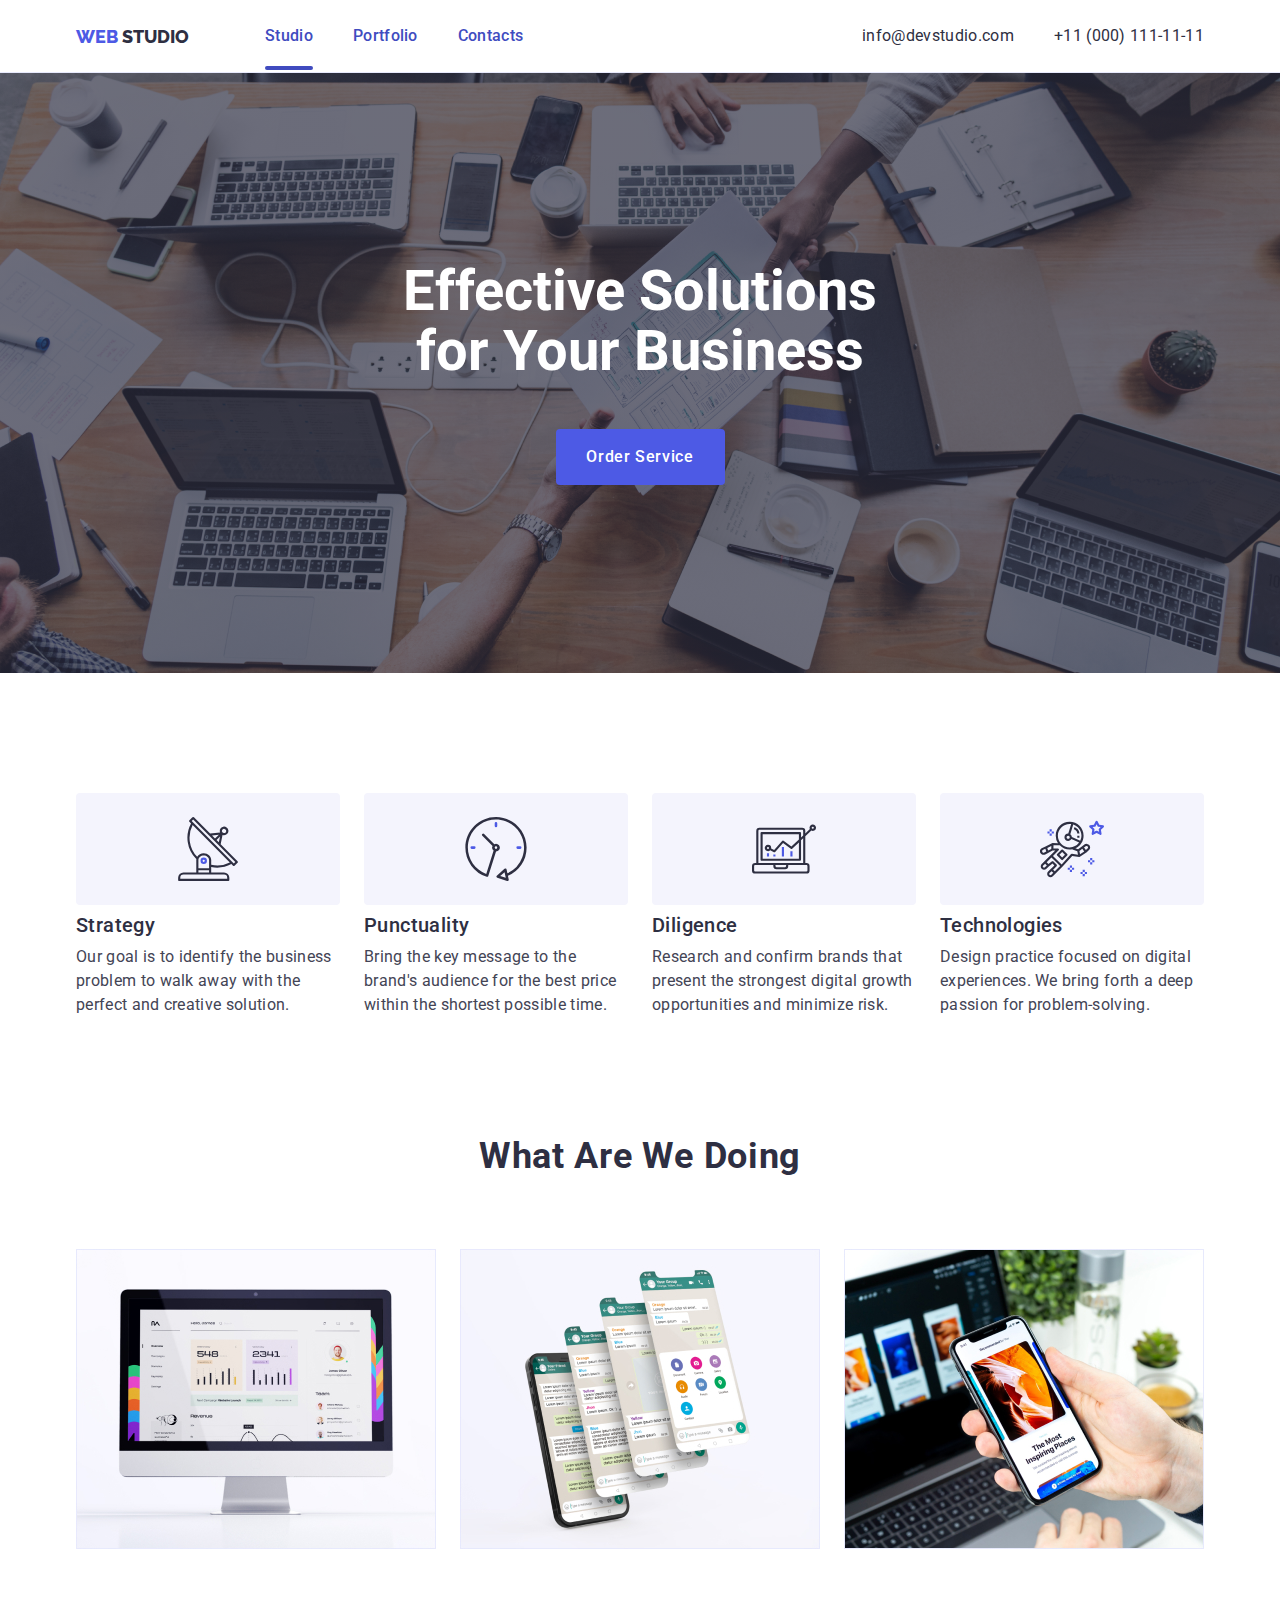
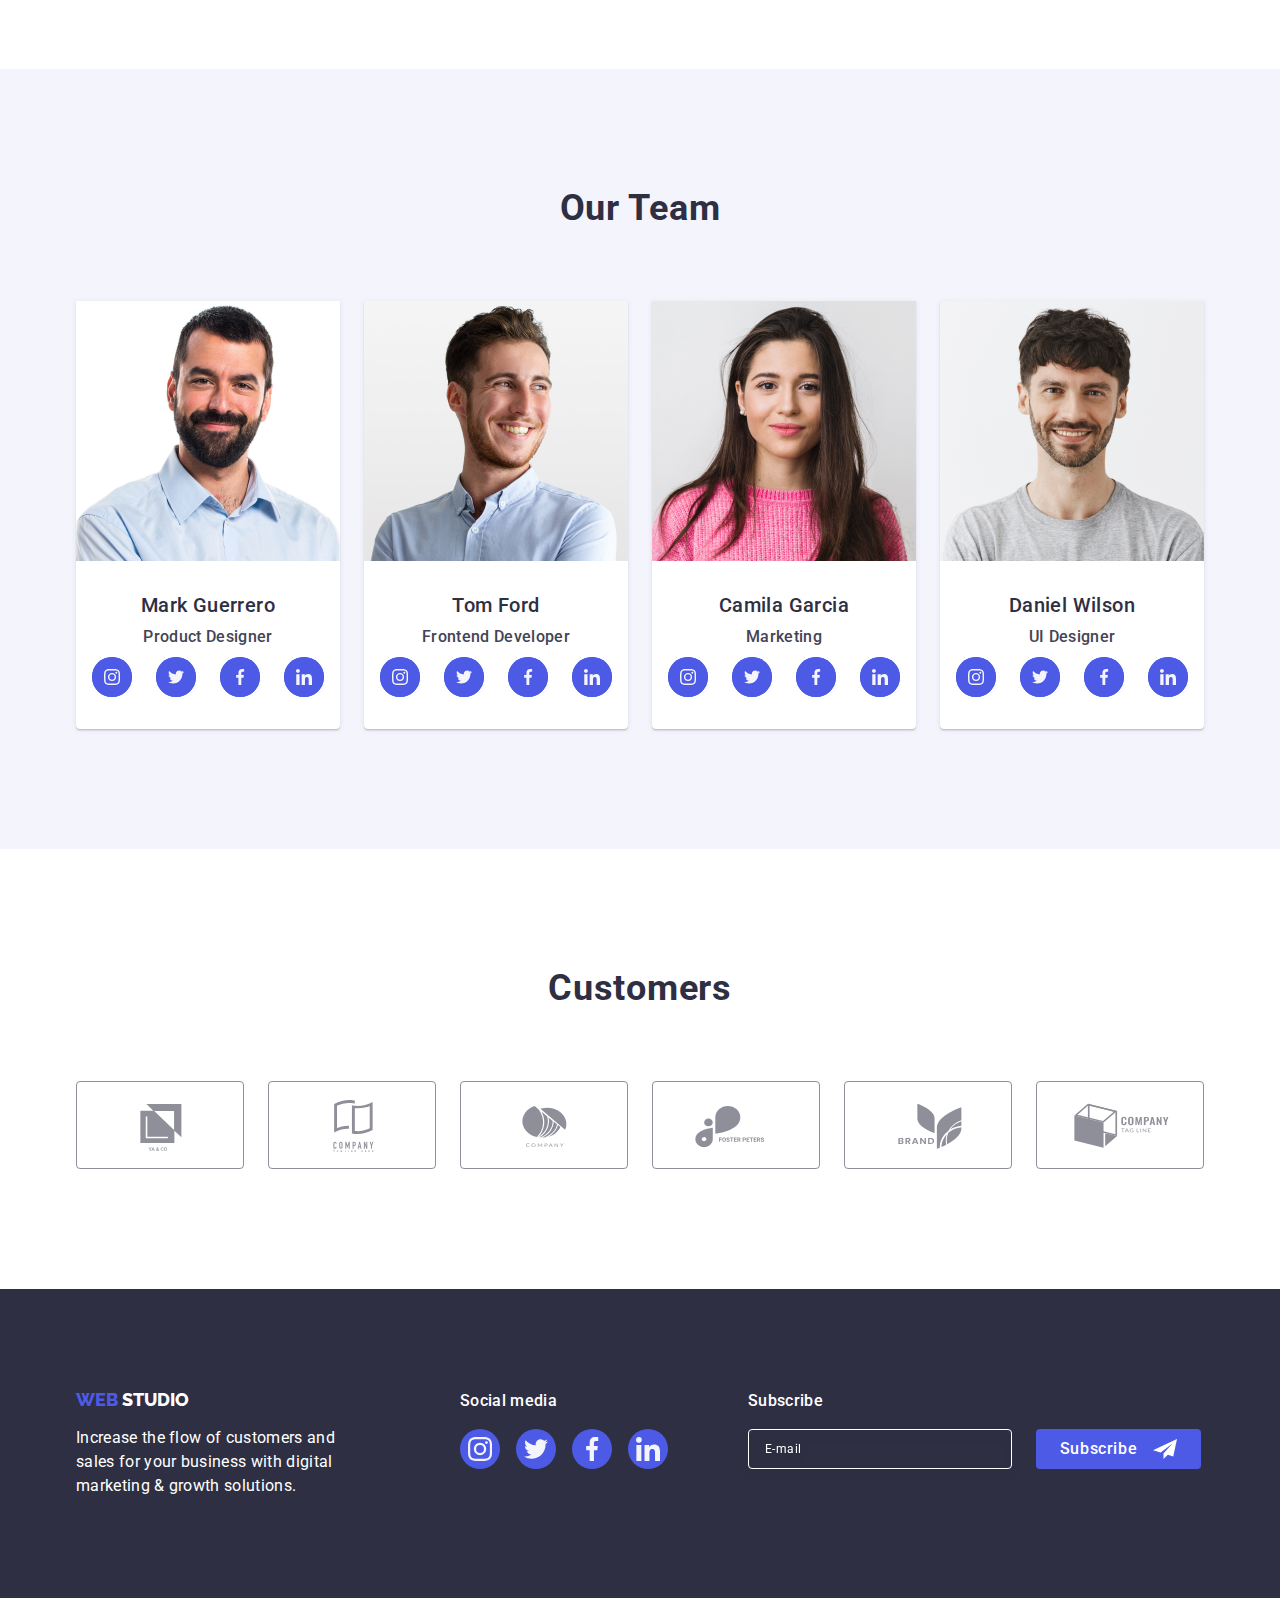
<file: index.html>
<!DOCTYPE html>
<html lang="en">
<head>
    <meta charset="UTF-8">
    <link rel="preconnect" href="https://fonts.googleapis.com">
    <link rel="preconnect" href="https://fonts.gstatic.com" crossorigin>
    <link href="https://fonts.googleapis.com/css2?family=Raleway:wght@800&family=Roboto:wght@400;500;700;900&display=swap" rel="stylesheet">
    <meta http-equiv="X-UA-Compatible" content="IE=edge">
    <meta name="viewport" content="width=device-width, initial-scale=1.0">
    <title>Studio</title>
    <link rel="stylesheet" href="https://cdn.jsdelivr.net/npm/modern-normalize@1.1.0/modern-normalize.min.css">
    <link rel="stylesheet" href="/css/modern-normalize.min.css">
    <link rel="stylesheet" href="./css/styles.css" />
</head>
<body>
    <header class="header">
       <div class="header-container container">
        <nav class="header-nav">
            <a class="logo-web"
            href="./index.html">Web
            <span class="logo-studio">Studio</span></a>
            <ul class="header-list list">
                <li class="header-list-li">
                    <a class="active nav-list"
                    href="./index.html">Studio</a>
                </li>
                <li class="header-list-li">
                    <a class="nav-list"
                    href="./portfolio.html">Portfolio</a>
                </li>
                <li class="header-list-li">
                    <a class="nav-list"
                    href="">Contacts</a>
                </li>
            </ul>  
        </nav>
            <address class="header-contacts">
                <ul class="list adress-header">
                <li class="item-adress">
                    <a class="adress-list"
                    href="mailto:info@devstudio.com" target="_blank">info@devstudio.com
                    </a>
                </li>
                <li>
                    <a class="adress-list"
                href="tel:+110001111111">+11 (000) 111-11-11</a></li>
                </ul>
            </address>
        </div>
    </header>
    <main class="main">
        <section class="title-section">
            <div>
        <h1 class="title solutions-flex">Effective Solutions for Your Business</h1>
        <button type="button" class="button-studio" data-modal-open>Order Service</button>
            </div>
         </section>
        <!-- Our benefits section -->
        <section class="benefits benefits-section">
            <div class="container"> 
            <h2 class="ben-container visually-hidden">Advantages!</h2>
            <ul class="list list-flex">
                <li class="benefits-list">
                    <div class="ben-icons"><svg class="benefits-icon" width="64" height="64">
                    <use href="./images/icons.svg#antenna"></use>
                    </svg>
                    </div>
                    <h4 class="features">Strategy</h4>
                    <p class="about-features">
                        Our goal is to identify the business problem to walk away with the perfect and creative solution.
                    </p>
                </li >
                <li class="benefits-list">
                    <div class="ben-icons">
                        <svg class="benefits-icon" width="64" height="64">
                            <use href="./images/icons.svg#clock"></use>
                        </svg>
                    </div>
                    <h4 class="features">Punctuality</h4>
                    <p class="about-features">
                        Bring the key message to the brand's audience for the best price within the shortest possible time.
                    </p>
                </li>
                <li class="benefits-list">
                    <div class="ben-icons">
                        <svg class="benefits-icon" width="64" height="64">
                            <use href="./images/icons.svg#diagram"></use>
                        </svg>
                    </div>
                    <h4 class="features">Diligence</h4>
                    <p class="about-features">
                        Research and confirm brands that present the strongest digital growth opportunities and minimize risk.
                    </p>
                </li>
                <li class="benefits-list">
                    <div class="ben-icons">
                        <svg class="benefits-icon" width="64" height="64">
                            <use href="./images/icons.svg#astronaut"></use>
                        </svg>
                    </div>
                    <h4 class="features">Technologies</h4>
                    <p class="about-features"> 
                    Design practice focused on digital experiences. We bring forth a deep passion for problem-solving.
                </p>
            </li>
            </ul>
            </div>
        </section >
        <!--What are we doing section -->
        <section class="work-section">
           <div class="container">
            <h2 class="work-title">
                What are we doing
            </h2>
            <ul class="list list-work">
                <li class="work-list">
                    <img src="./images/work1.jpg" 
                    alt="keyboard"
                    width="360">
                </li>
                <li class="work-list">
                    <img src="./images/work2.jpg"
                    alt="Comfortable laptop"
                    width="360">
                </li>
                <li class="work-list">
                    <img src="./images/work3.jpg"
                    alt="Range of colours"
                    width="360">
                </li>
            </ul>
        </div> 
        </section>
        <!-- Our team sectiom-->
        <section class="team-section">
           <div class="container">
             <h2 class="team-title">
                Our team
            </h2>
            <ul class="list-comand list">
                <li class="team-list">
                    <img src="./images/mark.jpg"
                    alt="Worker 1 with brown hair"
                    width="264">
                    <div class="first-worker">
                        <h3 class="names">Mark Guerrero</h3>
                        <p class="position">Product Designer</p>
                            <ul class="ul-icons list">
                             <li class="li-icons">
                                 <a class="a-icons" href="instagram.com"> 
                                     <svg class="svg-team" width="16" height="16">
                                         <use href="./images/icons.svg#instagram"></use>
                                     </svg>
                                 </a>
                             </li> 
                             <li class="li-icons">
                                 <a class="a-icons" href="twitter,com">
                                     <svg class="svg-team" width="16" height="16">
                                         <use href="./images/icons.svg#twitter"></use>
                                     </svg>
                                 </a>
                             </li>   
                             <li class="li-icons">
                                 <a class="a-icons" href="facebook.com">
                                     <svg class="svg-team" width="16" height="16">
                                         <use href="./images/icons.svg#facebook"></use>
                                     </svg>
                                 </a>
                             </li>
                             <li class="li-icons">
                                 <a class="a-icons" href="linkedin.com">
                                     <svg class="svg-team" width="16" height="16">
                                         <use href="./images/icons.svg#linkedin"></use>
                                     </svg>
                                 </a>
                             </li>
                             </ul>
                    </div>
                </li>
                <li  class="team-list">
                    <img src="./images/Tom.jpg"
                    alt="Blond worker"
                    width="264">
                    <div class="first-worker">
                        <h3 class="names">Tom Ford</h3>
                        <p class="position">Frontend Developer</p>
                            <ul class="list ul-icons">
                            <li class="li-icons">
                                <a class="a-icons" href="instagram.com"> 
                                    <svg class="svg-team" width="16" height="16">
                                        <use href="./images/icons.svg#instagram"></use>
                                    </svg>
                                </a>
                            </li> 
                            <li class="li-icons">
                                <a class="a-icons" href="twitter,com">
                                    <svg class="svg-team" width="16" height="16">
                                        <use href="./images/icons.svg#twitter"></use>
                                    </svg>
                                </a>
                            </li>   
                            <li class="li-icons">
                                <a class="a-icons" href="facebook.com">
                                    <svg class="svg-team" width="16" height="16">
                                        <use href="./images/icons.svg#facebook"></use>
                                    </svg>
                                </a>
                            </li>
                            <li class="li-icons">
                                <a class="a-icons" href="linkedin.com">
                                    <svg class="svg-team" width="16" height="16">
                                        <use href="./images/icons.svg#linkedin"></use>
                                    </svg>
                                </a>
                            </li>
                            </ul>
                        </div>
                </li>
                <li  class="team-list">
                    <img src="./images/camila.jpg"
                    alt="worker women"
                    width="264">
                    <div class="first-worker">
                    <h3 class="names">Camila Garcia</h3>
                    <p class="position">Marketing</p>
                        <ul class="list ul-icons">
                         <li class="li-icons">
                             <a class="a-icons" href="instagram.com"> 
                                 <svg class="svg-team" width="16" height="16">
                                     <use href="./images/icons.svg#instagram"></use>
                                 </svg>
                             </a>
                         </li> 
                         <li class="li-icons">
                             <a class="a-icons" href="twitter,com">
                                 <svg class="svg-team" width="16" height="16">
                                     <use href="./images/icons.svg#twitter"></use>
                                 </svg>
                             </a>
                         </li>   
                         <li class="li-icons">
                             <a class="a-icons" href="facebook.com">
                                 <svg class="svg-team" width="16" height="16">
                                     <use href="./images/icons.svg#facebook"></use>
                                 </svg>
                             </a>
                         </li>
                         <li class="li-icons">
                             <a class="a-icons" href="linkedin.com">
                                 <svg class="svg-team" width="16" height="16">
                                     <use href="./images/icons.svg#linkedin"></use>
                                 </svg>
                             </a>
                         </li>
                         </ul>
                    </div>
                </li>
                <li  class="team-list">
                    <img src="./images/daniel.jpg"
                    alt="worker 4 man smiling"
                    width="264">
                    <div class="first-worker">
                    <h3 class="names">Daniel Wilson</h3>
                    <p class="position">UI Designer</p>
                       <ul class="list ul-icons">
                        <li class="li-icons">
                            <a class="a-icons" href="instagram.com"> 
                                <svg class="svg-team" width="16" height="16">
                                    <use href="./images/icons.svg#instagram"></use>
                                </svg>
                            </a>
                        </li> 
                        <li class="li-icons">
                            <a class="a-icons" href="twitter,com">
                                <svg class="svg-team" width="16" height="16">
                                    <use href="./images/icons.svg#twitter"></use>
                                </svg>
                            </a>
                        </li>   
                        <li class="li-icons">
                            <a class="a-icons" href="facebook.com">
                                <svg class="svg-team" width="16" height="16">
                                    <use href="./images/icons.svg#facebook"></use>
                                </svg>
                            </a>
                        </li>
                        <li class="li-icons">
                            <a class="a-icons" href="linkedin.com">
                                <svg class="svg-team" width="16" height="16">
                                    <use href="./images/icons.svg#linkedin"></use>
                                </svg>
                            </a>
                        </li>
                        </ul>
                    </div>
                </li>
            </ul>
        </div>
        </section>
        <!-- Customers section -->
        <section class="customer-section">
            <div class="container">
                <h2 class="customer-title">
                    Customers
                </h2>
               <ul class="list ul-customers">
                <li class="li-customers">
                   <a class="customers-link" href="">
                        <svg class="customers-icon" width="104" height="56">
                            <use href="./images/icons.svg#Client-1"></use>
                        </svg>
                    </a>
                </li>
                <li class="li-customers">
                    <a class="customers-link" href="">
                         <svg class="customers-icon" width="104" height="56">
                             <use href="./images/icons.svg#Client-2"></use>
                         </svg>
                     </a>
                 </li>
                 <li class="li-customers">
                    <a class="customers-link" href="">
                         <svg class="customers-icon" width="104" height="56">
                             <use href="./images/icons.svg#Client-3"></use>
                         </svg>
                     </a>
                 </li>
                 <li class="li-customers">
                    <a class="customers-link" href="">
                         <svg class="customers-icon" width="104" height="56">
                             <use href="./images/icons.svg#Client-4"></use>
                         </svg>
                     </a>
                 </li>
                 <li class="li-customers">
                    <a class="customers-link" href="">
                         <svg class="customers-icon" width="104" height="56">
                             <use href="./images/icons.svg#Client-5"></use>
                         </svg>
                     </a>
                 </li>
                 <li class="li-customers">
                    <a class="customers-link" href="">
                         <svg class="customers-icon" width="104" height="56">
                             <use href="./images/icons.svg#Client-6"></use>
                         </svg>
                     </a>
                 </li>
               </ul>
            </div>
        </section>
    </main>
    <!-- Footer -->
    <footer class="footer">
        <div class="container footer-container">
           <div class="text-div">
                <a class="logo-footer-web"
                href="./index.html">Web
                <span class="logo-footer-studio">Studio</span>
                </a>
                <p class="citation">
                Increase the flow of customers and sales for your business with digital marketing & growth solutions.
                </p>
            </div>
            <div class="sosials-container">
                <p class="paragraph-footer">
                    Social media
                </p>
                <ul class="list list-footer">
                    <li class="icons-footer">
                         <a class="footer-icons" href="instagram.com"> 
                            <svg class="svg-footer" width="24" height="24">
                                <use href="./images/icons.svg#instagram"></use>
                            </svg>
                        </a>
                    </li>
                    <li class="icons-footer">
                        <a class="footer-icons" href="twitter.com"> 
                           <svg class="svg-footer" width="24" height="24">
                               <use href="./images/icons.svg#twitter"></use>
                           </svg>
                       </a>
                   </li>
                   <li class="icons-footer">
                    <a class="footer-icons" href="facebook.com"> 
                       <svg class="svg-footer" width="24" height="24">
                           <use href="./images/icons.svg#facebook"></use>
                       </svg>
                    </a>
                    </li>
                    <li class="icons-footer">
                        <a class="footer-icons" href="linkedin.com"> 
                           <svg class="svg-footer" width="24" height="24">
                               <use href="./images/icons.svg#linkedin"></use>
                           </svg>
                       </a>
                   </li>
                </ul>
            </div>
            <div class="footer-form-container">
                <p class="footer-subscribe">Subscribe</p>
                <form class="form-footer">
                    <label class="label-footer">
                    <input type="email" placeholder="E-mail" name="email" class="footer-input"/>
                    </label>
                 <button type="submit" class="button-subscribe">
                    Subscribe
                    <svg class="sub-svg" width="24" height="24">
                        <use href="./images/icons.svg#telegram"></use>
                    </svg>
                </button>
                </form>

            </div>
        </div>
    </footer>
    <!-- Modal window -->
    <div data-modal class="modal is-hidden">
        <div class="modal-window">
            <button data-modal-close type="button" class="button-modal">
                <svg class="svg-modal" width="8" height="8">
                    <use href="./images/icons.svg#close-black"></use>
                </svg>
            </button>
            <p class="modal-caption">
                Leave your contacts and we will call you back
            </p>
            <form class="modal-form">
            <div class="div-modal">
                <label class="modal-form-field" for="user-name">Name</label>
                    <div class="input-container">
                        <input class="modal-form-input" type="text" name="user-name" id="user-name"/>
                        <svg class="icon-modal" width="18" height="24">
                            <use href="./images/icons.svg#person"></use>
                        </svg>
                    </div>
            </div>
            <div class="div-modal">
                <label class="modal-form-field" for="user-phone">Phone</label> 
                    <div class="input-container">
                        <input class="modal-form-input" type="tel" name="user-phone" id="user-phone"/>  
                        <svg class="icon-modal" width="18" height="24">
                            <use href="./images/icons.svg#phone"></use>
                        </svg>
                    </div>     
            </div>
            <div class="div-modal">
                <label class="modal-form-field" for="user-email">Email</label>  
                    <div class="input-container">
                        <input class="modal-form-input" type="email" name="user-email" id="user-email"/>  
                        <svg class="icon-modal" width="18" height="24">
                            <use href="./images/icons.svg#email"></use>
                        </svg>    
                    </div> 
            </div> 
            <div class="comment-container">
                <label class="modal-form-field" for="user-comment">Comment</label>
                <textarea
                    class="modal-form-comment"
                    name="user-comment" 
                    id="user-comment" 
                    placeholder="Text input">
                </textarea>
            </div>     
            <div class="container-chekbox">
                <input type="checkbox" class="form-input visually-hidden" name="user-privacy" value="true" id="user-privacy">
                <label class="form-user-privacy" for="user-privacy">
                    <span class="span-policy">
                        <svg class="tick-svg" width="10" height="8">
                            <use href="./images/icons.svg#tick"></use>
                        </svg>
                    </span>
                    I accept the terms and conditions of the 
                    <a class="link-privat" href="./index.html">Privacy Policy</a>
                </label>
            </div>
            <button type="submit" class="button-send">Send</button>
            </form>
        </div>
    </div>
    <script src="./js/modal.js"></script>
</body>
</html>
</file>
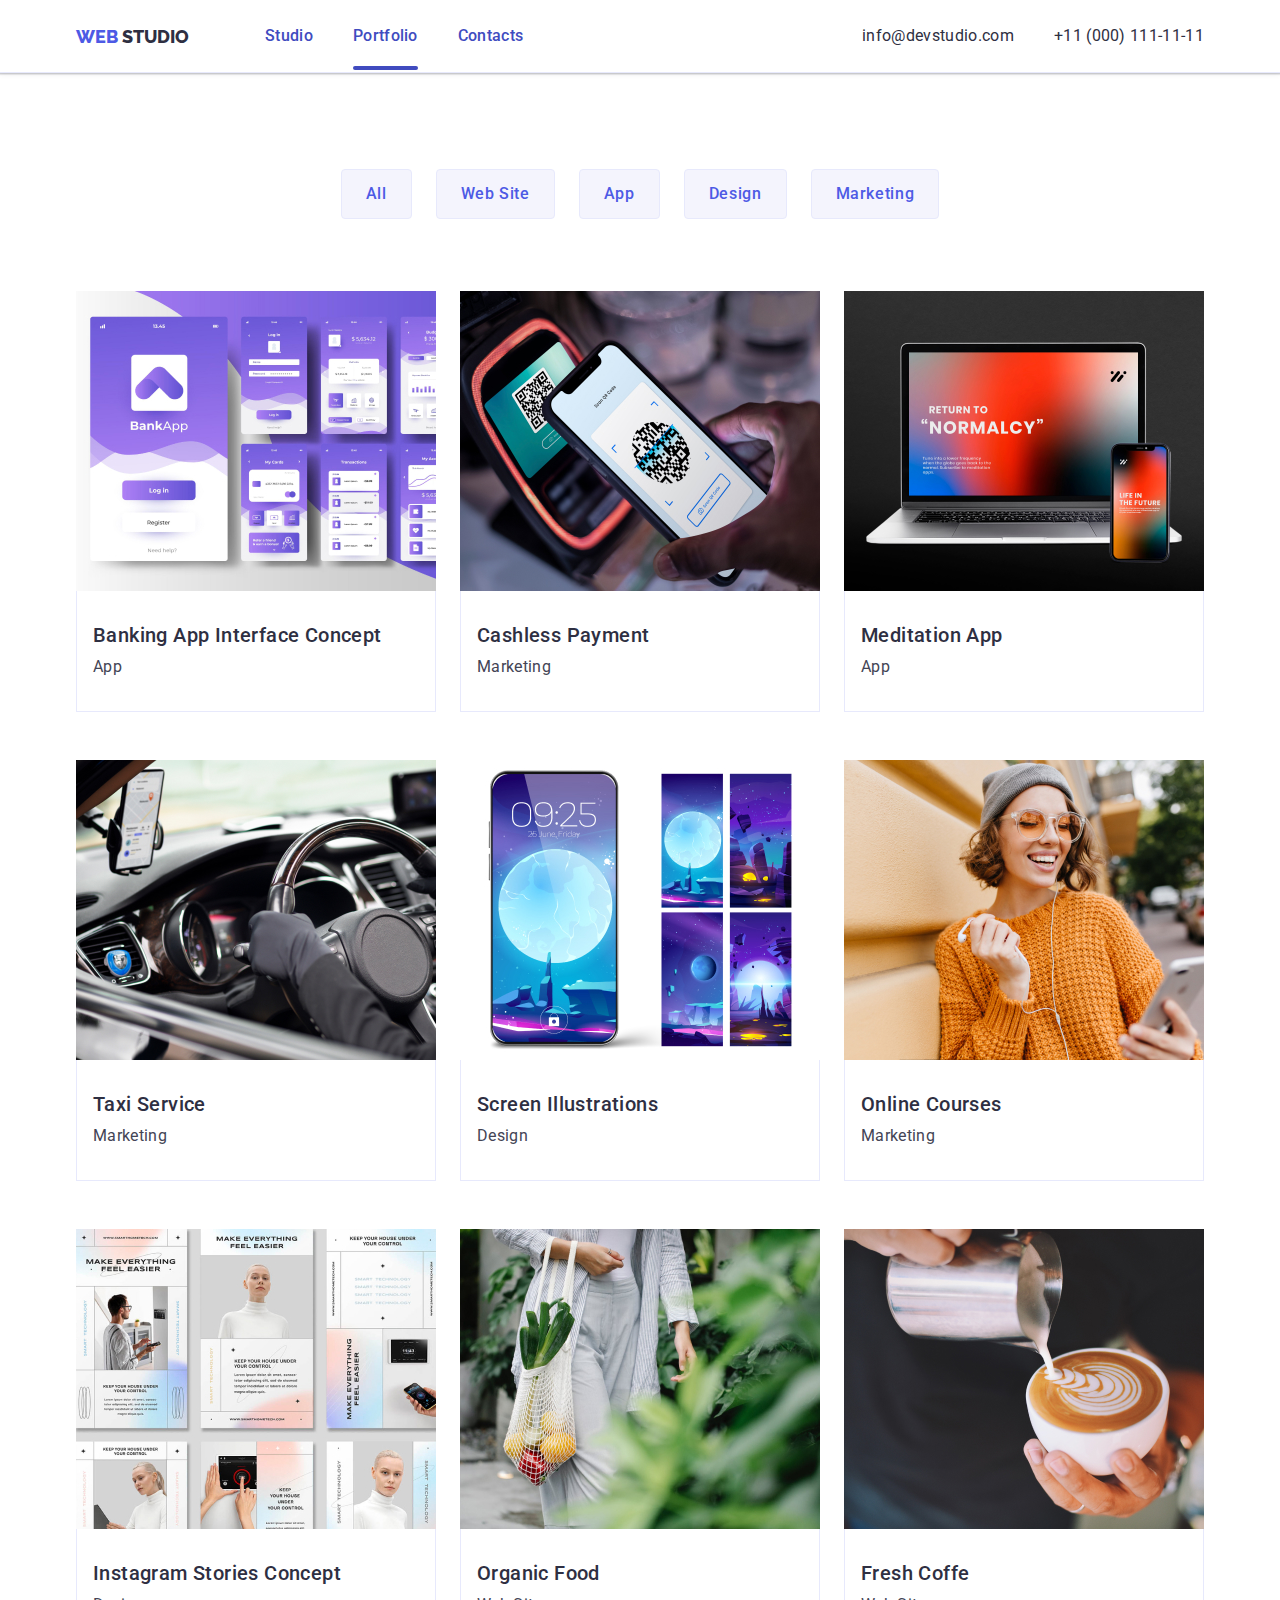
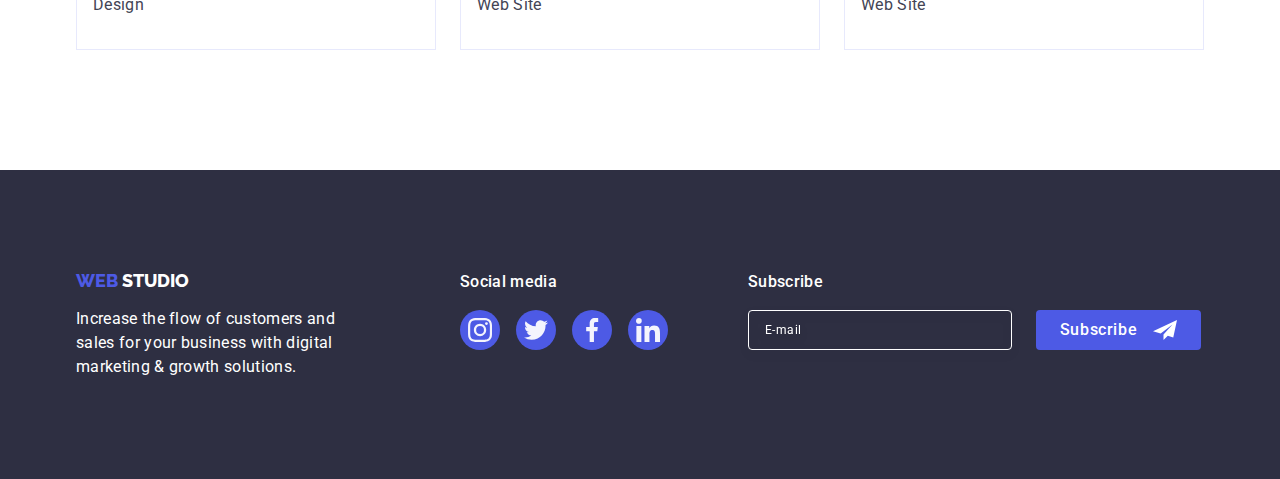
<file: portfolio.html>
<!DOCTYPE html>
<html lang="en">
<head>
        <meta charset="UTF-8">
        <link rel="preconnect" href="https://fonts.googleapis.com">
        <link rel="preconnect" href="https://fonts.gstatic.com" crossorigin>
        <link href="https://fonts.googleapis.com/css2?family=Raleway:wght@800&family=Roboto:wght@400;500;700;900&display=swap" rel="stylesheet">
        <meta http-equiv="X-UA-Compatible" content="IE=edge">
        <meta name="viewport" content="width=device-width, initial-scale=1.0">
        <title>Portfolio</title>
        <link rel="stylesheet" href="https://cdn.jsdelivr.net/npm/modern-normalize@1.1.0/modern-normalize.min.css">
        <link rel="stylesheet" href="https://cdn.jsdelivr.net/npm/modern-normalize@1.1.0/modern-normalize.min.css">
        <link rel="stylesheet" href="./css/styles.css" />
    
</head>
<body>
    <header class="header">
        <div class="header-container container">
         <nav class="header-nav">
             <a class="logo-web"
             href="./index.html">Web
             <span class="logo-studio">Studio</span></a>
             <ul class="header-list list">
                 <li class="header-list-li">
                     <a class="nav-list"
                     href="./index.html">Studio</a>
                 </li>
                 <li class="header-list-li">
                     <a class="active nav-list"
                     href="./portfolio.html">Portfolio</a>
                 </li>
                 <li class="header-list-li">
                     <a class="nav-list"
                     href="">Contacts</a>
                 </li>
             </ul>  
         </nav>
             <address class="header-contacts">
                 <ul class="list adress-header">
                 <li class="item-adress">
                     <a class="adress-list"
                     href="mailto:info@devstudio.com" target="_blank">info@devstudio.com
                     </a>
                 </li>
                 <li>
                     <a class="adress-list"
                 href="tel:+110001111111">+11 (000) 111-11-11</a></li>
                 </ul>
             </address>
         </div>
     </header>
    <main class="main-portfolio">
       <section class="buttons-div">
        <div class="container">
         <h1 class="title-portfolio visually-hidden">Filters</h1>
        <ul class="list list-portfolio">
            <li class="button-li">
                <button class="button-filtres">All</button>
            </li>
            <li class="button-li">
                <button class="button-filtres">Web Site</button>
            </li>
            <li class="button-li">
                <button class="button-filtres">App</button>
            </li>
            <li class="button-li">
                <button class="button-filtres">Design</button>
            </li>
            <li class="button-li">
                <button class="button-filtres">Marketing</button>
            </li>
        </ul>
    
        <ul class="list-captures list ">
            <li class="captures-li" >
                <a href="./index.html" class="link link-app">
                   <div class="overlay">
                    <img src="./images/Banking_App_Interface_Concept.jpg" 
                    alt="Banking App Interface Concept"
                    width="360px"
                    height="300px"
                    >
                    <p class="text-item-portfolio">14 Stylish and User-Friendly App Design Concepts · Task Manager App · Calorie Tracker App · Exotic Fruit Ecommerce App · Cloud Storage App</p>
                    </div> 
                   <div class="name-captures"> 
                        <h3 class="card-title">Banking App Interface Concept</h3>
                        <p class="card-profit">App</p>
                   </div>
                </a>   
            </li>
            <li>
                <a href="./index.html" class="link link-app">
                    <div class="overlay">
                        <img src="./images/Cashless_Payment.jpg"
                        alt="Cashless Payment"
                        width="360px"
                        height="300px">
                         <p class="text-item-portfolio">14 Stylish and User-Friendly App Design Concepts · Task Manager App · Calorie Tracker App · Exotic Fruit Ecommerce App · Cloud Storage App</p>
                    </div>
                    <div class="name-captures"> 
                        <h3 class="card-title">Cashless Payment</h3>
                        <p class="card-profit">Marketing</p>
                </div>
                </a>
            </li>
            <li>
                <a href="./index.html" class="link link-app">
                    <div class="overlay">
                    <img src="./images/Meditation_App.jpg"
                    alt="Meditation App"
                    width="360px"
                    height="300px">
                    <p class="text-item-portfolio">14 Stylish and User-Friendly App Design Concepts · Task Manager App · Calorie Tracker App · Exotic Fruit Ecommerce App · Cloud Storage App</p>
                    </div>
                    <div class="name-captures"> 
                        <h3 class="card-title">Meditation App</h3>
                        <p class="card-profit">App</p>
                    
                    </div>
            </a>
            </li>
            <li>
                <a href="./index.html" class="link link-app">
                    <div class="overlay">
                    <img src="./images/Taxi_Service.jpg"
                    alt="Taxi Service"
                    width="360px"
                    height="300px">
                    <p class="text-item-portfolio">14 Stylish and User-Friendly App Design Concepts · Task Manager App · Calorie Tracker App · Exotic Fruit Ecommerce App · Cloud Storage App</p>
                    </div>
                    <div class="name-captures"> 
                        <h3 class="card-title">Taxi Service</h3>
                        <p class="card-profit">Marketing</p>
                    </div>
                </a>
            </li>
            <li>
                <a href="./index.html" class="link link-app">
                    <div class="overlay">    
                    <img src="./images/Screen_Illustrations.jpg"
                        alt="Screen Illustrations"
                        width="360px"
                        height="300px"> 
                        <p class="text-item-portfolio">14 Stylish and User-Friendly App Design Concepts · Task Manager App · Calorie Tracker App · Exotic Fruit Ecommerce App · Cloud Storage App</p>
                    </div>
                    <div class="name-captures"> 
                        <h3 class="card-title">Screen Illustrations</h3>
                        <p class="card-profit">Design</p>
                    </div>
                </a>
            </li>
            <li>
                <a href="./index.html" class="link link-app">
                    <div class="overlay">  
                    <img src="./images/Online_Courses.jpg"
                    alt="Online Courses"
                    width="360px"
                    height="300px">
                    <p class="text-item-portfolio">14 Stylish and User-Friendly App Design Concepts · Task Manager App · Calorie Tracker App · Exotic Fruit Ecommerce App · Cloud Storage App</p>
                    </div>
                    <div class="name-captures"> 
                        <h3 class="card-title">Online Courses</h3>
                        <p class="card-profit">Marketing</p>
                    </div>
                </a>
            </li>
            <li>
                <a href="./index.html" class="link link-app">
                    <div class="overlay">  
                    <img src="./images/Instagram_Stories_Concept.jpg"
                    alt="Instagram Stories Concept"
                    width="360px"
                    height="300px">
                    <p class="text-item-portfolio">14 Stylish and User-Friendly App Design Concepts · Task Manager App · Calorie Tracker App · Exotic Fruit Ecommerce App · Cloud Storage App</p>
                    </div>
                    <div class="name-captures"> 
                        <h3 class="card-title">Instagram Stories Concept</h3>
                        <p class="card-profit">Design</p>
                    </div>
                </a>
            </li>
            <li>
                <a href="./index.html" class="link link-app">
                    <div class="overlay">  
                    <img src="./images/Organic_Food.jpg"
                    alt="Organic Food"
                    width="360px"
                    height="300px">
                    <p class="text-item-portfolio">14 Stylish and User-Friendly App Design Concepts · Task Manager App · Calorie Tracker App · Exotic Fruit Ecommerce App · Cloud Storage App</p>
                    </div>
                    <div class="name-captures">   
                        <h3 class="card-title">Organic Food</h3>
                        <p class="card-profit">Web Site</p>
                    </div>
                </a>
            </li>
            <li>
                <a href="./index.html" class="link link-app">
                    <div class="overlay">  
                    <img src="./images/Fresh_Coffee.jpg"
                    alt="Organic Food"
                    width="360px"
                    height="300px">
                    <p class="text-item-portfolio">14 Stylish and User-Friendly App Design Concepts · Task Manager App · Calorie Tracker App · Exotic Fruit Ecommerce App · Cloud Storage App </p>
                    </div>
                    <div class="name-captures">   
                        <h3 class="card-title">Fresh Coffe</h3>
                        <p class="card-profit">Web Site</p>
                    </div>
                </a>
            </li>
        </ul>
    </section>
</div>
    </main>
    <footer class="footer">
        <div class="container footer-container">
           <div class="text-div">
                <a class="logo-footer-web"
                href="./index.html">Web
                <span class="logo-footer-studio">Studio</span>
                </a>
                <p class="citation">
                Increase the flow of customers and sales for your business with digital marketing & growth solutions.
                </p>
            </div>
            <div class="sosials-container">
                <p class="paragraph-footer">
                    Social media
                </p>
                <ul class="list list-footer">
                    <li class="icons-footer">
                         <a class="footer-icons" href="instagram.com"> 
                            <svg class="svg-footer" width="24" height="24">
                                <use href="./images/icons.svg#instagram"></use>
                            </svg>
                        </a>
                    </li>
                    <li class="icons-footer">
                        <a class="footer-icons" href="twitter.com"> 
                           <svg class="svg-footer" width="24" height="24">
                               <use href="./images/icons.svg#twitter"></use>
                           </svg>
                       </a>
                   </li>
                   <li class="icons-footer">
                    <a class="footer-icons" href="facebook.com"> 
                       <svg class="svg-footer" width="24" height="24">
                           <use href="./images/icons.svg#facebook"></use>
                       </svg>
                    </a>
                    </li>
                    <li class="icons-footer">
                        <a class="footer-icons" href="linkedin.com"> 
                           <svg class="svg-footer" width="24" height="24">
                               <use href="./images/icons.svg#linkedin"></use>
                           </svg>
                       </a>
                   </li>
                </ul>
            </div>
            <div class="footer-form-container">
                <p class="footer-subscribe">Subscribe</p>
                <form class="form-footer">
                    <label class="label-footer">
                    <input type="email" placeholder="E-mail" name="email" class="footer-input"/>
                    </label>
                 <button type="submit" class="button-subscribe">
                    Subscribe
                    <svg class="sub-svg" width="24" height="24">
                        <use href="./images/icons.svg#telegram"></use>
                    </svg>
                </button>
                </form>

            </div>
        </div>
    </footer>
</body>
</html>
</file>
<file: css/styles.css>
body {
    font-family: 'Roboto', sans-serif;
    color: #434455;
    background-color: #ffffff;
    display: block;
    box-sizing: border-box;
    margin: 0;
  }
  
  *,
  ::after,
  ::before {
    box-sizing: border-box;
  }
  
  h1,
  h2,
  h3,
  h4,
  h5,
  h6,
  p,
  ul {
    padding: 0;
    margin: 0;
  }
  
  img {
    display: block;
  }

.header {
    border-bottom: 1px solid #e7e9fc;
    padding-bottom: 24px;
    padding-top: 24px;
    box-shadow: 0px 1px 6px 0px rgba(46, 47, 66, 0.08), 0px 1px 1px 0px rgba(46, 47, 66, 0.16), 0px 2px 1px 0px rgba(46, 47, 66, 0.08);
  }
  
  .container{
    margin: 0 auto;
    padding: 0 15px;
    width: 1158px;
  }
  
  .header-container {
    display: flex;
    justify-content: space-between;
  }
  
  .header-nav {
    display: flex;
    align-items: center;
  }
  
  .logo-web {
    margin-right: 76px;
  }
  
  .header-list {
    display: flex;
    gap: 40px;
  }
  
  
  .adress-header {
    display: flex;
    gap: 40px;
  }
.title-section{
    padding: 188px 0;
    background-image: linear-gradient(to bottom, rgba(46, 47, 66, 0.7), rgba(46, 47, 66, 0.7)), 
    url(../images/hero-image.jpg);
    background-repeat:no-repeat;
    background-size:cover;
    max-width: 1440рх;
    background-position: center;
}
.ben-container {
    display: block;
}
.title-container {
    max-width: 496px;

}

/* Common styles */
:root {
    --main-bg-color: #ffffff;
    --main-text-color: #2e2f42;
    --second-text-color: #434455;
}
body {
    background: #FFFFFF;
}
a{
    text-decoration: none;
}
h2 {
    color: var(--main-text-color);
    font-family: 'Roboto',sans-serif;
    font-style: normal;
    font-weight: 700;
    font-size: 36px;
    line-height: 40px;
    text-align: center;
    letter-spacing: 0.02em;
    text-transform: capitalize;
    line-height: 1.11;
}
/* Header styles */


.logo-web {
    color: #4D5AE5;
    font-family: 'Raleway';
    font-style: normal;
    font-weight: 800;
    font-size: 18px;
    line-height: 21px;
    text-decoration: none;
    text-transform:uppercase
}
.logo-studio {
    color: var(--main-text-color);
    font-family: 'Raleway';
    font-style: normal;
    font-weight: 800;
    font-size: 18px;
    line-height: 21px;
    text-transform:uppercase
}
.list {
    list-style-type: none;
    
}
.nav-list {
    color: var(--main-text-color);
    font-family: 'Roboto',sans-serif;
    font-style: normal;
    font-weight: 500;
    font-size: 16px;
    line-height: 24px;
    letter-spacing: 0.02em;
    padding: 24px 0;
    position: relative;
    transition:color 250ms cubic-bezier(0.4, 0, 0.2, 1);     
}
.nav-list:first-child {
    color: #404bbf;     
   }
   
.nav-list.active::after {
    content:'';
    display: block;
    width: 100%;
    position: absolute;
    left: 0px;
    bottom: -1px;
    height: 4px;
    background-color: #404bbf;
    border-radius: 2px; 
  }

.adress-list {
    color: var(--main-text-color);
    font-family: 'Roboto';
    font-style: normal;
    font-weight: 400;
    font-size: 16px;
    line-height: 24px;
    letter-spacing: 0.02em;
    transition: color 250ms cubic-bezier(0.4, 0, 0.2, 1);
}
.adress-list:hover {
color: #404bbf;
}
.adress-list:focus {
    color: #404bbf;
    }

    .visually-hidden {
  position: absolute;
  width: 1px;
  height: 1px;
  margin: -1px;
  padding: 0;
  border: 0;
  overflow: hidden;
  clip: rect(0 0 0 0);
  clip-path: inset(50%);
}

.benefits{
    padding: 120px 0;
}
.list-flex {
    display: flex;
    gap: 24px;
}
/* Main styles */

.title-section{
background-color: var(--main-text-color);
max-width: 1440px;

}
.title {
    color: var(--main-bg-color);
    font-family: 'Roboto',sans-serif;
    font-style: normal;
    text-align: center;
    font-weight: 700;
    font-size: 56px;
    line-height: 60px;
    
}
.solutions-flex {
  display: flex;
  max-width: 496px;
  margin: 0 auto;
}
.button-studio {
    color: var(--main-bg-color);
    background-color: #4D5AE5;
    font-family: 'Roboto',sans-serif;
    font-style: normal;
    font-weight: 500;
    font-size: 16px;
    line-height: 24px;
    letter-spacing: 0.04em;
    cursor: pointer;   
    display: block;
    margin: 48px auto 0;
    min-width: 169px;
    height: 56px;
    border: none; 
    border-radius: 4px;
    transition:  background-color 250ms cubic-bezier(0.4, 0, 0.2, 1); 
}
.button-studio:hover,
.button-studio:focus {
  background-color: #404bbf;
}
.benefits-section {
    font-family: 'Roboto',sans-serif;
    
}
.benefits-list {
    width: calc((100% - 72px) / 4);
  
}

.ben-icons {
    display: flex;
    justify-content: center;
    background-color: rgba(244, 244, 253, 1);
    padding: 24px 100px;
    border-radius: 4px;
    align-items: center;
    margin-bottom: 8px; 
}

.work-section {
    padding-bottom: 120px; 
}
.work-title {
    margin-bottom: 72px;
}
.list-work {
    display: flex;
    gap: 24px;
}
.work-list {
    width: calc((100% - 48px) / 3);

}
.features {
    color: var(--main-text-color);
    font-style: normal;
    font-weight: 500;
    font-size: 20px;
    line-height: 24px;
    letter-spacing: 0.02em;
    margin-bottom: 8px; 
    margin-top: 8px;
}
.about-features {
    color: var(--second-text-color);
    font-style: normal;
    font-weight: 400;
    font-size: 16px;
    line-height: 1.5;
    letter-spacing: 0.02em;
}

.team-section {
    background-color:#F4F4FD;;
    padding: 120px 0;

}
.list-comand {
    display: flex;
    gap: 24px; 

}
.team-list {    
    background-color: var(--main-bg-color);
    width: calc((100% - 72px) / 4); 
    border-radius: 0px 0px 4px 4px; 
    box-shadow: 0px 2px 1px 0px rgba(46, 47, 66, 0.08), 0px 1px 1px 0px rgba(46, 47, 66, 0.16), 0px 1px 6px 0px rgba(46, 47, 66, 0.08);

}
.team-title {
    margin-bottom: 72px; 

}
.first-worker {
    padding: 32px 0;
}
.names {
    color:var(--main-text-color);
    font-family: 'Roboto',sans-serif;
    font-style: normal;
    font-weight: 500;
    font-size: 20px;
    line-height: 24px;
    letter-spacing: 0.02em; 
    margin-bottom: 8px;
    text-align: center; 
}
.ul-icons {
    display: flex;
    gap:24px;
    justify-content: center;
}
.li-icons {
    background-color: #4D5AE5;
    border-radius: 50%;
    width: 40px;
    height: 40px;
}
.a-icons {
    display: flex;
    align-items: center;
    justify-content: center;
    width: 100%;
    height: 100%;
    background-color:#4d5ae5;
    border-radius: 50%;
    transition:background-color 250ms cubic-bezier(0.4, 0, 0.2, 1);

}
.a-icons:hover {
    background-color: #404bbf; 
}
.a-icons:focus {
    background-color: #404bbf; 
}
.svg-team {
    fill:#f4f4fd ;
}
.position {
    color: var(--second-text-color);
    font-family: 'Roboto',sans-serif;
    font-style: normal;
    font-weight: 500;
    font-size: 16px;
    line-height: 24px;
    letter-spacing: 0.02em;
    text-align: center;
    margin-bottom: 8px;
}
.customer-section {
    padding: 120px 0;
}

.customer-title {
    margin-bottom: 72px;
   
}

.ul-customers {
    display: flex;
    gap: 24px;
    justify-content: center;
    
}
.li-customers {
    width: calc((100% - 120px) / 6);
    height: 88px;
    
}
.customers-link {
    width: 100%;
    height: 100%;
    border: 1px solid #8e8f99;
    border-radius: 4px;
    display: flex;
    align-items: center;
    justify-content: center; 
    color:#8e8f99; 
    transition:border-color 250ms cubic-bezier(0.4, 0, 0.2, 1), color 250ms cubic-bezier(0.4, 0, 0.2, 1); 

}
.customers-link:hover {
    border-color:#404bbf;
    color: #404bbf;
}

.customers-link:focus {
    border-color:#404bbf;
    color: #404bbf;
}


.customers-icon {
 fill:currentColor;

}

.customers-icon:hover {
    fill:#404BBF;
}
/* Footer styles */
.footer {
    background-color: var(--main-text-color);
    padding: 100px 0;
}
.logo-footer-web {
    color: #4D5AE5;
    font-family: 'Raleway';
    font-style: normal;
    font-weight: 800;
    font-size: 18px;
    line-height: 21px;
    text-decoration: none;
    text-transform:uppercase;
    display: inline-block;
    margin-bottom: 16px; 
}
.logo-footer-studio {
    color:var(--main-bg-color);
    font-family: 'Raleway';
    font-style: normal;
    font-weight: 800;
    font-size: 18px;
    line-height: 21px;
    text-transform:uppercase}

.citation {
    color: var(--main-bg-color);
    font-family: 'Roboto',sans-serif;
    font-style: normal;
    font-weight: 400;
    font-size: 16px;
    line-height: 24px;
    letter-spacing: 0.02em;
    max-width: 264px;
}
.footer-container {
    display: flex; 
    align-items: baseline;
}
.text-div {
    margin-right: 120px;
}

.paragraph-footer {
    font-weight: 500;
    font-size: 16px;
    line-height: 1.5;
    letter-spacing: 0.02em;
    color: #ffffff;
    margin-bottom: 16px;
}
.list-footer {
    display: flex;
    gap: 16px;
}
.icons-footer {
    width: 40px;
    height: 40px;
}
.footer-icons {
    display: flex;
    width: 100%;
    height: 100%;
    background-color:#4d5ae5;
    border-radius: 50%;
    align-items: center;
    justify-content: center;
    transition:background-color 250ms cubic-bezier(0.4, 0, 0.2, 1);
}
.footer-icons:hover {
    background-color: #31d0aa; 
}
.footer-icons:focus {
    background-color: #31d0aa; 
}
.svg-footer {
    fill: #f4f4fd ;
}

.footer-subscribe {
font-size: 16px;
font-weight: 500;
line-height: 1.5;
letter-spacing: 0.02em;
color: var(--main-bg-color);
margin-bottom: 16px; 
padding-left: 80px;
}
.form-footer {
    display: flex;
    gap: 24px;
    padding-left: 80px;
}
.footer-input {
    width: 264px;
    height: 40px;
    border: 1px solid #ffffff; 
    background-color: transparent; 
    font-size: 12px;
    line-height: 1.5;
    letter-spacing: 0.04em; 
    padding-left: 16px;
    filter: drop-shadow(0px 4px 4px rgba(0, 0, 0, 0.15)); 
    border-radius: 4px; 
    color: #ffffff; 

}
::placeholder {
    color: #ffffff; 
}

.button-subscribe {
    min-width: 165px;
    height: 40px;
    display: flex;
    justify-content: center;
    align-items: center;
    font-family: "Roboto", sans-serif;
    font-size: 16px;
    font-weight: 500;
    line-height: 1.5;
    letter-spacing: 0.04em;
    color: #ffffff;
    cursor: pointer;
    background-color: #4D5AE5 ;
    border: none; 
    border-radius: 4px;

}

.sub-svg {
    margin-left: 16px; 
}

/* Portfolio styles */
.nav-list:hover{
   color: #404bbf;
}
.nav-list:focus{
    color: #404bbf;
 }
.button-filtres {
    color: #4D5AE5;
    background: #f4f4fd;;
    font-family: 'Roboto',sans-serif;
    font-style: normal;
    font-weight: 500;
    font-size: 16px;
    line-height: 24px;
    align-items: center;
    text-align: center;   
    letter-spacing: 0.04em;
    border: 1px solid #e7e9fc;
    transition: color 250ms cubic-bezier(0.4, 0, 0.2, 1), background-color 250ms cubic-bezier(0.4, 0, 0.2, 1), border-color 250ms cubic-bezier(0.4, 0, 0.2, 1), box-shadow 250ms cubic-bezier(0.4, 0, 0.2, 1);
}
.link-app {
    display: block;
    transition: box-shadow 250ms cubic-bezier(0.4, 0, 0.2, 1);
}
.link-app:hover {
    box-shadow:  0px 1px 6px rgba(46, 47, 66, 0.08), 0px 1px 1px rgba(46, 47, 66, 0.16), 0px 2px 1px rgba(46, 47, 66, 0.08);
}

.button-filtres:hover {
    background-color: #404BBF;
    color: var(--main-bg-color);
    border: 1px solid transparent;
    box-shadow:  0px 3px 1px rgba(0, 0, 0, 0.1), 0px 2px 1px rgba(0, 0, 0, 0.08), 0px 2px 2px rgba(0, 0, 0, 0.12);
}
.button-filtres:focus {
    background-color: #404BBF;
    color: var(--main-bg-color);
    border: 1px solid transparent ;
    box-shadow:  0px 3px 1px rgba(0, 0, 0, 0.1), 0px 2px 1px rgba(0, 0, 0, 0.08), 0px 2px 2px rgba(0, 0, 0, 0.12);
} 
.title-portfolio {
    color: var(--main-text-color);
    font-family: 'Roboto',sans-serif;
    font-style: normal;
    font-weight: 700;
    font-size: 1.5em;
    line-height: 40px;
    letter-spacing: 0.02em;
    text-transform: capitalize;
}
.card-title {
    color: var(--main-text-color);
    font-family: 'Roboto';
    font-style: normal;
    font-weight: 500;
    font-size: 20px;
    line-height: 24px;
    letter-spacing: 0.02em;
    margin-bottom: 8px;
}
.card-profit {
    color:var(--second-text-color);
    font-family: 'Roboto';
    font-style: normal;
    font-weight: 400;
    font-size: 16px;
    line-height: 24px;
    letter-spacing: 0.02em;
}

.buttons-div {
    padding-top: 96px; 
    padding-bottom: 120px;
}

.list-portfolio{
    display: flex;
    justify-content: center; 
    gap:24px;
    margin-bottom: 72px;
}

.button-filtres {
    padding: 12px 24px;
    border: 1px solid #e7e9fc;
    border-radius: 4px; 
}

.overlay {
    position: relative;
    overflow: hidden; 
}
.list-captures {
    display: flex;
    flex-wrap: wrap; 
    column-gap: 24px; 
    row-gap: 48px;
}

.text-item-portfolio {
    position: absolute; 
    top: 0;
    line-height: 1.5;
    letter-spacing: 0.02em;
    color: #f4f4fd;
    padding: 40px 32px;
    background-color: #4d5ae5;
    height: 100%; 
    width: 100%; 
    transform: translateY(100%); 
    transition: transform 250ms cubic-bezier(0.4, 0, 0.2, 1);
}
.link-app:hover .text-item-portfolio{
    transform: translateY(0); 
}

.name-captures {
    padding: 32px 16px;
    border: 1px solid #e7e9fc;
    border-top: none;
}
.modal {
    position: fixed;
    top: 0;
    left: 0;
    width: 100%;
    height: 100%;
    background-color: rgba(46, 47, 66, 0.4);
    transition: opacity 250ms cubic-bezier(0.4, 0, 0.2, 1), visibility 250ms cubic-bezier(0.4, 0, 0.2, 1); 

}
.is-hidden {
    opacity: 0;
    visibility: hidden;
    pointer-events: none;
}

/* Modal styles */
.modal-window {
    position: absolute;
    top: 50%;
    left: 50%;
    transform: translate(-50%, -50%) scale(1);
    padding: 72px 24px 24px 24px; 
    width: 408px; 
    min-height: 584px; 
    background: #fcfcfc;
    box-shadow: 0px 1px 1px rgba(0, 0, 0, 0.14), 0px 1px 3px rgba(0, 0, 0, 0.12), 0px 2px 1px rgba(0, 0, 0, 0.2); 
    border-radius: 4px; 
    transition: transform 250ms cubic-bezier(0.4, 0, 0.2, 1); 
}
.button-modal{
    position: absolute;
    top: 24px;
    right: 24px; 
    width: 24px; 
    height: 24px; 
    border-radius: 50%;
    display: flex; 
    align-items: center;
    justify-content: center;
    background-color: #e7e9fc; 
    border: 1px solid rgba(0, 0, 0, 0.1);
    padding: 0; 
    cursor: pointer; 
    transition: background-color 250ms cubic-bezier(0.4, 0, 0.2, 1), border 250ms cubic-bezier(0.4, 0, 0.2, 1);

}

.button-modal:hover {
    background-color: #404bbf;
    border: none;

}
.button-modal:focus {
    background-color: #404bbf;
    border: none;
    
}
.svg-modal {
    transition: fill 250ms cubic-bezier(0.4, 0, 0.2, 1); 
}
.svg-modal:hover {
    fill: #ffffff
}
.svg-modal:focus {
    fill: #ffffff
}
.div-modal {
    margin-bottom: 8px;
}
.modal-caption {
    display: block;
    margin-bottom: 16px;
    width: 360px;
    color: var(--navyblue, #2E2F42);
    text-align: center;
    font-size: 16px;
    font-weight: 500;
    line-height: 24px;
    letter-spacing: 0.32px;
}

.input-container {
    position: relative; 

}
.modal-form-field {
    display: block;
    margin-bottom: 4px;
    font-size: 12px;
    line-height: 1.17;
    letter-spacing: 0.04em;
    color: var(--lightslate, #8E8F99);
}
.modal-form-lablel {
    display: block;
    margin-bottom: 4px;
}
.modal-form-input {
    width: 100%;
    border-radius: 4px;
    border: 1px solid rgba(46, 47, 66, 0.40);
    height: 40px;
    background-color: transparent; 
    padding-left: 38px; 
    outline: transparent;
    transition: border-color 250ms cubic-bezier(0.4, 0, 0.2, 1);
}
.icon-modal {
    position: absolute;
    left: 16px;
    top: 50%;
    transform: translateY(-50%); 
    transition: fill 250ms cubic-bezier(0.4, 0, 0.2, 1); 
    fill: #2E2F42;
}
.modal-form-input:focus + .icon-modal {
    fill: #4D5AE5;
}
.modal-form-input:focus{
    border-color: #4D5AE5; 
    border-radius: 4px;
}

.comment-container {
    margin-bottom: 16px

}
.modal-form-comment {
    width: 100%;
    height: 120px;
    font-size: 12px; 
    line-height: 1.17; 
    letter-spacing: 0.04em;
    color: #2E2F4266; 
    border: 1px solid rgba(46, 47, 66, 0.4);
    border-radius: 4px; 
    background-color: transparent; 
    padding: 8px 16px;
    outline: transparent; 
    resize: none; 
    transition: border-color 250ms cubic-bezier(0.4, 0, 0.2, 1); 
}
.modal-form-comment:focus {
    border-color: #4D5AE5;
}
.container-chekbox {
    margin-bottom: 24px;
}
.form-user-privacy {
    font-size: 12px; 
    line-height: 1.17; 
    letter-spacing: 0.04em;
    color:  #8e8f99;    
}
.span-policy {
    width: 16px; 
    height: 16px; 
    border: 1px solid rgba(46, 47, 66, 0.4);
    border-radius: 2px; 
    transition: background-color 250ms cubic-bezier(0.4, 0, 0.2, 1), border 250ms cubic-bezier(0.4, 0, 0.2, 1), fill 250ms cubic-bezier(0.4, 0, 0.2, 1);
    display: inline-flex; 
    align-items: center; 
    justify-content: center; 
    fill: transparent; 
    
}
.button-send {
    display: block; 
    min-width: 169px ;
    height: 56px;
    font-weight: 500;
    line-height: 1.5;
    letter-spacing: 0.04em;
    color: #ffffff;
    cursor: pointer;
    background-color: #4D5AE5;
    border: none; 
    border-radius: 4px; 
    font-weight: 500;
    line-height: 1.5;
    letter-spacing: 0.04em;
    transition: background-color 250ms cubic-bezier(0.4, 0, 0.2, 1);  
    margin-left: 100px;
}
.button-send:hover,
.button-send:focus {
  background-color: #404bbf;
}

.form-input:checked + .form-user-privacy .span-policy {
    background-color: #404bbf;
    border: none; 
    fill: #F4F4FD;

}
.link-privat {
    color:#4d5ae5;
    text-decoration: underline;
}
</file>
